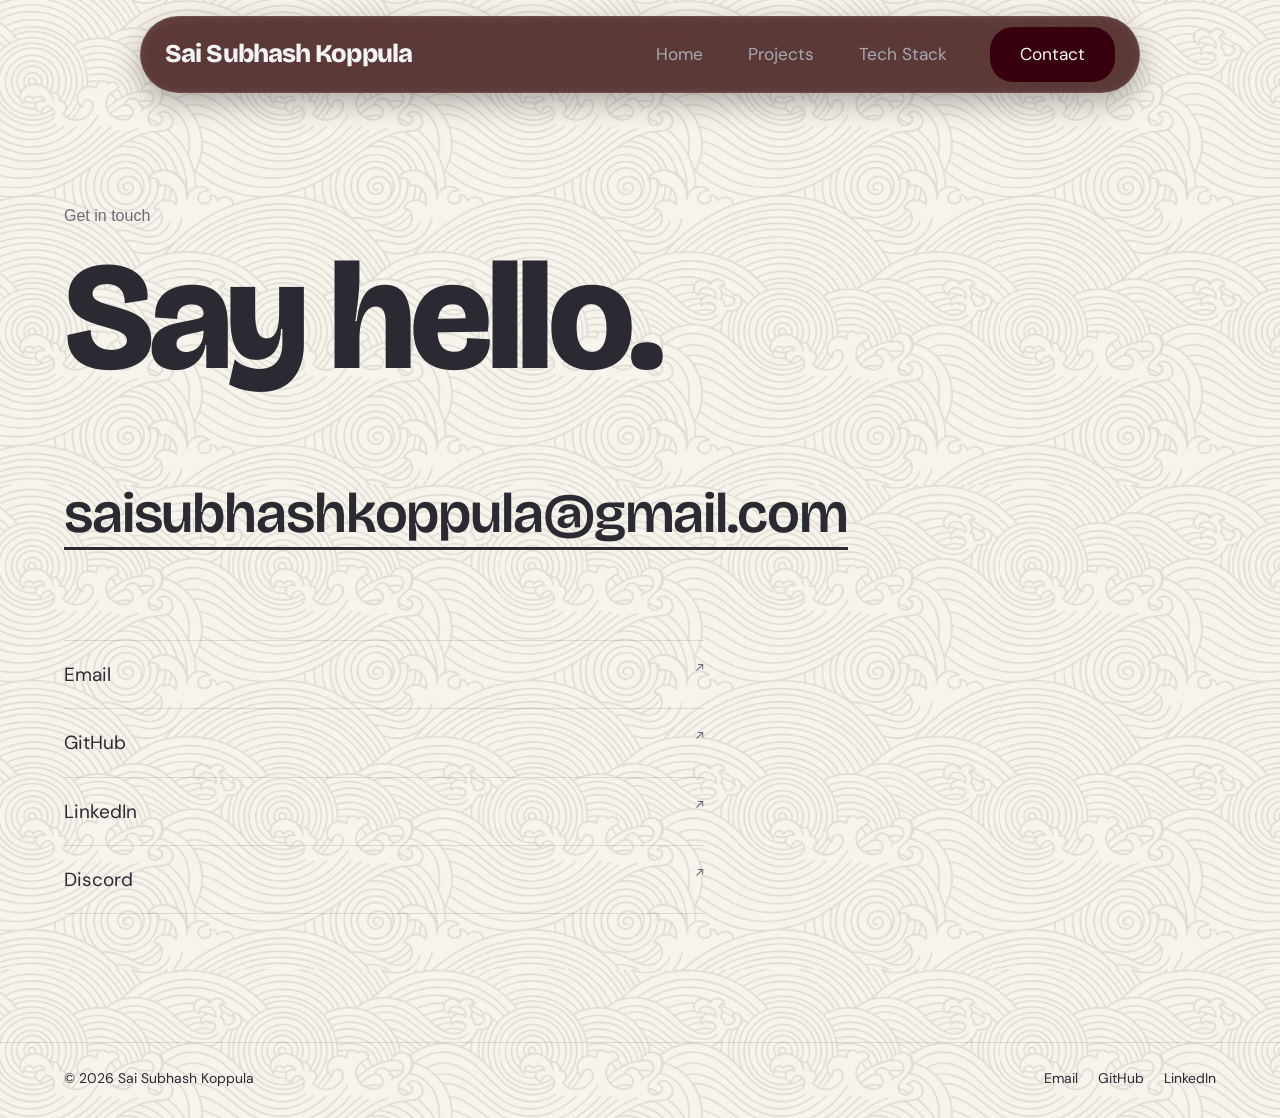
<file: contact/index.html>
<!DOCTYPE html>
<html lang="en"><head><meta charset="utf-8"><meta name="viewport" content="width=device-width, initial-scale=1, viewport-fit=cover">
<title>Contact</title>
<link rel="preconnect" href="https://fonts.googleapis.com"><link rel="preconnect" href="https://fonts.gstatic.com" crossorigin>
<link href="https://fonts.googleapis.com/css2?family=Bricolage+Grotesque:wght@400;600;800&family=DM+Sans:wght@400;500&family=JetBrains+Mono&display=swap" rel="stylesheet">
<link rel="stylesheet" href="../src/css/styles.css"><link rel="stylesheet" href="../src/css/glow.css"></head>
<body data-page="contact" data-root="../">
<main id="main" class="pad"><header class="head"><span class="lbl">Get in touch</span><h1 class="c-head">Say hello.</h1></header><a class="c-mail" id="cMail" href="#"></a><ul class="c-list" id="contactList"></ul></main>
<script src="../src/data/profile.js"></script><script src="../src/data/projects.js"></script><script src="../src/data/skills.js"></script><script src="../src/data/socials.js"></script>
<script src="../src/js/glow.js"></script><script src="../src/js/app.js"></script></body></html>
</file>
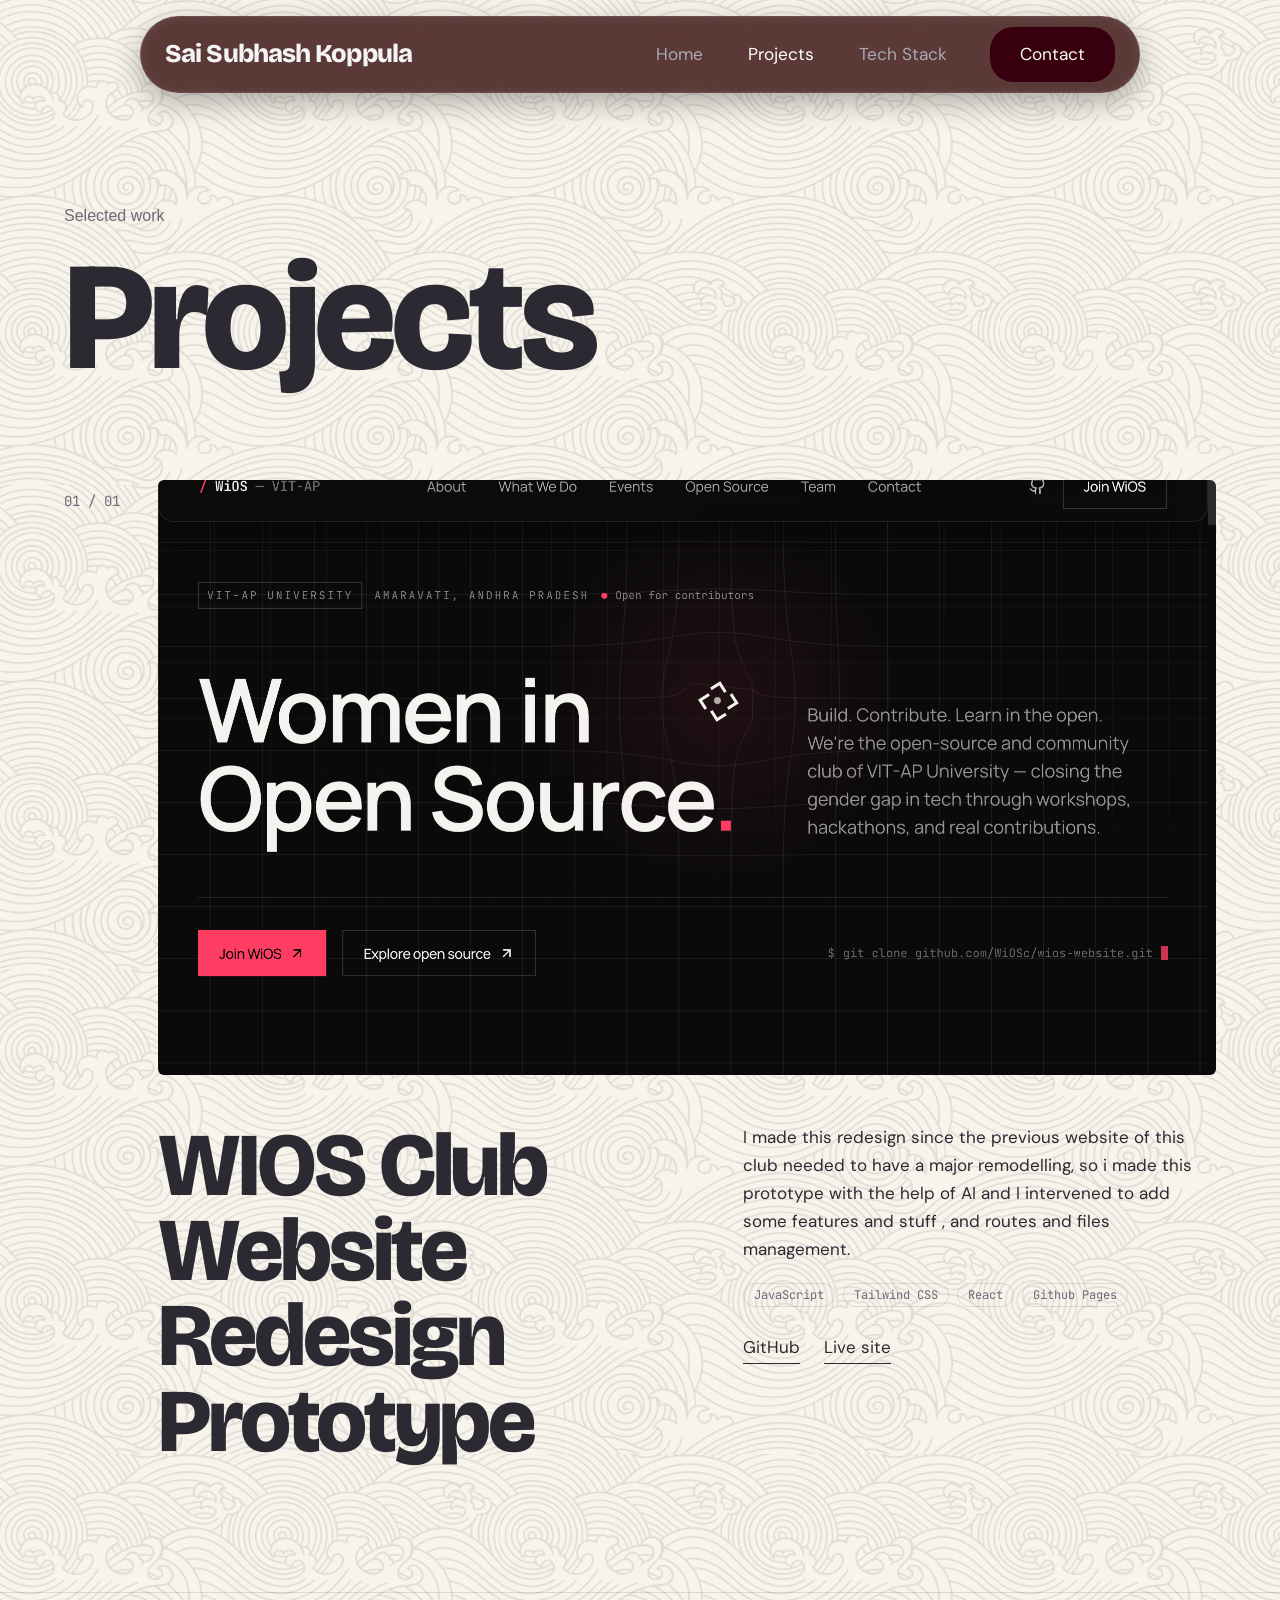
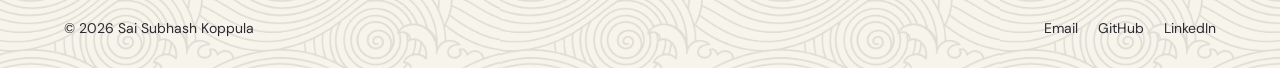
<file: projects/index.html>
<!DOCTYPE html>
<html lang="en"><head><meta charset="utf-8"><meta name="viewport" content="width=device-width, initial-scale=1, viewport-fit=cover">
<title>Projects</title>
<link rel="preconnect" href="https://fonts.googleapis.com"><link rel="preconnect" href="https://fonts.gstatic.com" crossorigin>
<link href="https://fonts.googleapis.com/css2?family=Bricolage+Grotesque:wght@400;600;800&family=DM+Sans:wght@400;500&family=JetBrains+Mono&display=swap" rel="stylesheet">
<link rel="stylesheet" href="../src/css/styles.css"><link rel="stylesheet" href="../src/css/glow.css"></head>
<body data-page="projects" data-root="../">
<main id="main" class="pad"><header class="head"><span class="lbl">Selected work</span><h1>Projects</h1></header><div id="projList"></div></main>
<script src="../src/data/profile.js"></script><script src="../src/data/projects.js"></script><script src="../src/data/skills.js"></script><script src="../src/data/socials.js"></script>
<script src="../src/js/glow.js"></script><script src="../src/js/app.js"></script></body></html>
</file>
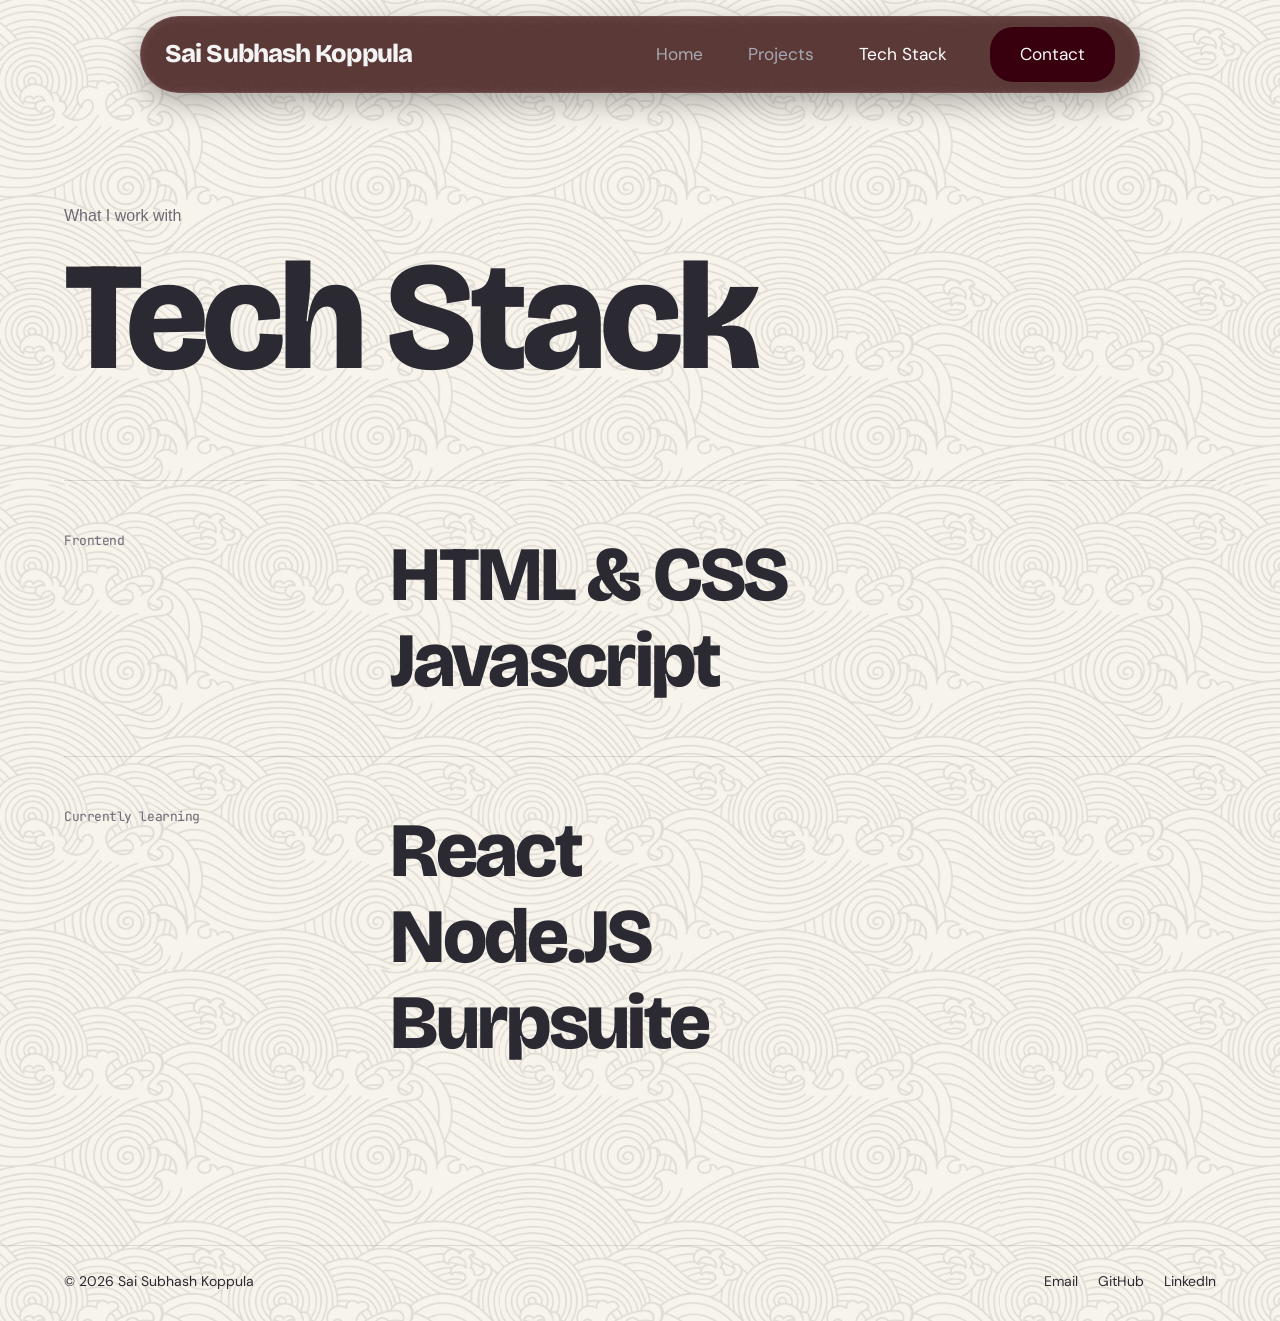
<file: tech-stack/index.html>
<!DOCTYPE html>
<html lang="en"><head><meta charset="utf-8"><meta name="viewport" content="width=device-width, initial-scale=1, viewport-fit=cover">
<title>Tech Stack</title>
<link rel="preconnect" href="https://fonts.googleapis.com"><link rel="preconnect" href="https://fonts.gstatic.com" crossorigin>
<link href="https://fonts.googleapis.com/css2?family=Bricolage+Grotesque:wght@400;600;800&family=DM+Sans:wght@400;500&family=JetBrains+Mono&display=swap" rel="stylesheet">
<link rel="stylesheet" href="../src/css/styles.css"><link rel="stylesheet" href="../src/css/glow.css"></head>
<body data-page="tech-stack" data-root="../">
<main id="main" class="pad"><header class="head"><span class="lbl">What I work with</span><h1>Tech Stack</h1></header><div id="techList"></div></main>
<script src="../src/data/profile.js"></script><script src="../src/data/projects.js"></script><script src="../src/data/skills.js"></script><script src="../src/data/socials.js"></script>
<script src="../src/js/glow.js"></script><script src="../src/js/app.js"></script></body></html>
</file>
<file: src/css/styles.css>
:root {

    --bg: #F8F4EC;

    --fg: #2B2A33;

    --mute: #6C6A76;

    --line: #2b2a3322;

    --lav: #E4DCF3;

    --blue: #D9E8F5;

    --peach: #F9DCCB;

    --mint: #D8EBDD;

    --accent: #780026;

    /* change this one value to retheme the accent */

    --display: 'Bricolage Grotesque', system-ui, sans-serif;

    --body: 'DM Sans', system-ui, sans-serif;

    --mono: 'JetBrains Mono', ui-monospace, monospace;

    --pad: clamp(20px, 5vw, 72px);

    box-sizing: border-box;

}

*,

*::before,

*::after {

    box-sizing: border-box;

    margin: 0;

}

html {

    scroll-padding-top: 90px;

}

body {

    background-color: var(--bg);

    background-image:

        linear-gradient(

            rgba(248, 244, 236, 0.9),

            rgba(248, 244, 236, 0.9)

        ),

        url("../../assets/images/waves.png");

    background-repeat: repeat;

    background-size: 500px auto;

    color: var(--fg);

    font: 400 17px/1.65 var(--body);

    overflow-x: hidden;

}

a {

    color: inherit;

    text-decoration: none;

}

a:focus-visible,

button:focus-visible {

    outline: 2px solid var(--accent);

    outline-offset: 4px;

}

ul {

    list-style: none;

    padding: 0;

}

.pad {

    padding-left: var(--pad);

    padding-right: var(--pad);

}

.lbl {

    font: 400 13px var(--mono);

    color: var(--mute);

}

h1,

h2,

h3 {

    font-family: var(--display);

    font-weight: 800;

    letter-spacing: -0.035em;

    line-height: 0.95;

}




.nav {
    position: fixed;
    top: calc(16px + env(safe-area-inset-top, 0px));
    left: 50%;
    transform: translateX(-50%);
    z-index: 90;

    display: flex;
    align-items: center;
    justify-content: space-between;
    gap: 24px;

    width: min(88%, 1000px);
    min-height: 60px;
    padding: 10px 24px;
    box-sizing: border-box;

    background: rgba(44, 0, 0, 0.76);
    color: #f5f5f7;
    border: 1px solid rgba(255, 255, 255, 0.10);
    border-radius: 999px;

    box-shadow:
        inset 0 1px 7px rgba(255, 255, 255, 0.08),
        0 10px 28px rgba(0, 0, 0, 0.30);

    backdrop-filter: blur(14px);
    -webkit-backdrop-filter: blur(14px);

    transition:
        background 0.35s,
        box-shadow 0.35s;
}

.nav a {
    color: inherit;
    text-decoration: none;
    white-space: nowrap;
}

@media (max-width: 600px) {
    .nav {
        width: calc(100% - 24px);
        gap: 12px;
        padding: 10px 16px;
        min-height: 54px;
    }
}




.nav.s {
    padding-top: 16px;
    padding-bottom: 16px;
    background: rgba(5, 5, 5, 0.96);
    border-color: rgba(210, 210, 218, 0.34);
    box-shadow:
        inset 0 1px 7px rgba(255, 255, 255, 0.10),
        0 3px 14px rgba(255, 255, 255, 0.07),
        0 10px 28px rgba(0, 0, 0, 0.4);
}

.nav .logo {
    flex: 0 1 auto;
    color: #f4f4f5;
    font: 800 clamp(22px, 2vw, 36px)/1.1 var(--display);
    letter-spacing: -0.035em;
    white-space: nowrap;
}

.nav ul {
    display: flex;
    align-items: center;
    justify-content: flex-end;
    gap: clamp(18px, 3.2vw, 64px);
}

.nav li a {
    position: relative;
    display: inline-flex;
    align-items: center;
    justify-content: center;
    padding: 12px 2px;
    color: #a8a8b2;
    font-size: clamp(16px, 1.35vw, 27px);
    line-height: 1.2;
    white-space: nowrap;
    transition: color 0.25s, background 0.25s, border-color 0.25s;
}

.nav li a:hover,
.nav li a[aria-current] {
    color: #fff;
}

.nav li a::after {
    content: "";
    position: absolute;
    left: 0;
    right: 0;
    bottom: 5px;
    height: 1px;
    background: rgba(255, 255, 255, 0.7);
    transform: scaleX(0);
    transform-origin: right;
    transition: transform 0.3s ease;
}

.nav li a:hover::after {
    transform: scaleX(1);
    transform-origin: left;
}

/* The final item (Contact) gets the filled pill treatment from the reference. */
.nav ul li:last-child a {
    padding: 17px 30px;
    border-radius: 23px;
    background: #38000e;
    color: #f7f7f8;
}

.nav ul li:last-child a::after {
    display: none;
}

.nav ul li:last-child a:hover {
    background: #29292c;
}

@media (max-width: 700px) {
    .nav {
        inset: calc(12px + env(safe-area-inset-top, 0px)) 12px auto;
        min-height: 0;
        gap: 12px;
        padding: 15px 17px;
        border-radius: 23px;
    }

    .nav.s {
        padding-top: 12px;
        padding-bottom: 12px;
    }

    .nav .logo {
        font-size: clamp(17px, 4.3vw, 23px);
        white-space: normal;
    }

    .nav ul {
        width: auto;
        gap: clamp(10px, 2.5vw, 18px);
    }

    .nav li a {
        padding: 8px 0;
        font-size: clamp(12px, 2.8vw, 15px);
    }

    .nav ul li:last-child a {
        padding: 10px 14px;
        border-radius: 15px;
    }
}

@media (max-width: 390px) {
    .nav {
        gap: 8px;
        padding-inline: 12px;
    }

    .nav ul {
        gap: 9px;
    }

    .nav ul li:last-child a {
        padding-inline: 10px;
    }
}

main {

    min-height: 100svh;

    padding-top: 130px;

}

.head {

    padding: clamp(24px, 6vw, 80px) 0 clamp(40px, 7vw, 100px);

}

.head h1 {

    font-size: clamp(52px, 12vw, 190px);

}

.head .lbl {

    font-family:'Gill Sans', 'Gill Sans MT', Calibri, 'Trebuchet MS', sans-serif;

    display: block;

    margin-bottom: 20px;

    font-size: medium;

}

.btn {

    display: inline-block;

    padding: 12px 22px;

    border-radius: 99px;

    border: 1.5px solid var(--fg);

    transition:

background 0.3s,

        color 0.3s;

}

.btn:hover {

    background: var(--fg);

    color: var(--bg);

}

.link {

    border-bottom: 1.5px solid currentColor;

    padding-bottom: 2px;

    transition: color 0.3s;

}

.link:hover {

    color: var(--accent);

}

.rv {

    opacity: 0;

    transform: translateY(22px);

    transition:

        opacity 0.8s,

        transform 0.8s cubic-bezier(0.2, 0.8, 0.2, 1);

}

.rv.v {

    opacity: 1;

    transform: none;

}

/* HOME (mobile / reduced-motion: plain stacked layout) */

.home main {

    padding: 0 var(--pad);

    background: #DDD7CC;

}

.h-head {

    padding-top: 130px;

}

.h-name {

    font-size: clamp(52px, 17vw, 100px);

    word-break: break-word;

}

.h-role {

    font: 600 clamp(18px, 3vw, 28px) var(--display);

    margin-top: 14px;

    letter-spacing: -0.01em;

}

.h-photo {

    margin: 40px 0;

    width: min(80%, 340px);

    aspect-ratio: 4 / 5;

    border-radius: 100px;

    background: var(--lav);

    display: grid;

    place-items: center;

    text-align: center;

    font: 13px var(--mono);

    overflow:hidden;

}

.h-photo img {

    width: 120%;

    height: 100%;

    object-fit: cover;

}

.h-col {

    display: grid;

    gap: 32px;

    padding-bottom: 40px;

}

.h-meta {

    display: grid;

    grid-template-columns: repeat(3, auto);

    gap: 12px 28px;

    justify-content: start;

}

.h-meta dd {

    font: 500 17px var(--body);

}

.h-intro {

    font-size: clamp(20px, 2.4vw, 28px);

    line-height: 1.4;

    max-width: 34ch;

}

.chips {

    display: flex;

    flex-wrap: wrap;

    gap: 8px;

    margin-top: 10px;

}

.chips li {

    border: 1px solid var(--line);

    border-radius: 99px;

    padding: 4px 14px;

    font-size: 15px;

    transition: background .3s, border-color 0.3s;

}

.chips li:hover {

    background: var(--lav);

    border-color: transparent;

}

.h-go {

    display: grid;

    gap: 4px;

}

.h-go a {

    display: block;

    width: max-content;

    font: 800 clamp(30px, 4.4vw, 56px) / 1.1 var(--display);

    letter-spacing: -0.03em;

    transition:

        transform 0.4s cubic-bezier(0.2, 0.8, 0.2, 1),

        color 0.3s;

}

.h-go a:hover {

    transform: translateX(12px);

    color: var(--accent);

}

.soc {

    display: flex;

    gap: 22px;

    flex-wrap: wrap;

    margin-top: 14px;

}

.h-hint {

    display: none;

}

@media (max-width: 620px) {

    .h-meta {

        grid-template-columns: 1fr 1fr;

    }

}

/* HOME desktop: sticky stage, composition driven by scroll position */

@media (min-width: 821px) and (prefers-reduced-motion: no-preference) {

    .home main {

        padding: 0;

    }

    .stage {

        height: 380vh;

        position: relative;

        background-color: #DDD7CC;

        background-image: url("../../assets/images/waves.png");

        background-repeat: repeat;

        background-size: 500px auto;

        background-blend-mode:soft-light;

    }

    .pin {

        position: sticky;

        top: 0;

        /* leave room for the footer so the pinned scene never scrolls past the top */

        height: calc(100svh - var(--foot-h, 76px));

        overflow: hidden;

    }

    .h-head {

        position: absolute;

        left: var(--pad);

        top: 0;

        transform-origin: 0 0;

        padding: 0;

        z-index: 2;

        will-change: transform;

    }

    .h-name {

        font-size: 10vw;

    }

    .h-photo {

        position: absolute;

        right: var(--pad);

        top: 15svh;

        margin: 0;

        width: auto;

        height: min(60svh, 36vw);

        transform-origin: 0 0;

        z-index: 1;

        will-change: transform;

    }

    .h-col {

        position: absolute;

        left: 50vw;

        right: var(--pad);

        top: 16svh;

        padding: 0;

        gap: 3.2svh;

    }

    .h-col > * {

        opacity: 0;

        transform: translateY(16px);

    }

    .h-hint {

        display: block;

        position: absolute;

        left: var(--pad);

        bottom: 26px;

        font: 400 13px var(--mono);

        color: var(--mute);

    }

}

/* PROJECTS */

.proj-img {

    display: block;

    aspect-ratio: 16 / 9;

    overflow: hidden;

    border-radius: 6px;

    background: var(--peach);

}

.proj-img > * {

    width: 100%;

    height: 100%;

    object-fit: cover;

    display: grid;

    place-items: center;

    font: 13px var(--mono);

    transition: transform 1.1s cubic-bezier(0.2, 0.8, 0.2, 1);

}

.proj-img:hover > * {

    transform: scale(1.04);

}

.proj {

    display: grid;

    grid-template-columns: auto 1fr;

    gap: clamp(16px, 3vw, 48px);

    margin-bottom: clamp(60px, 10vw, 140px);

}

.proj-n {

    font: 400 14px var(--mono);

    color: var(--mute);

    padding-top: 12px;

}

.proj-b {

    display: grid;

    gap: clamp(24px, 4vw, 48px);

}

.proj-t {

    display: grid;

    grid-template-columns: 1.1fr 1fr;

    gap: clamp(24px, 5vw, 80px);

    align-items: start;

}

.proj h2 {

    font-size: clamp(40px, 7vw, 104px);

}

.proj p {

    max-width: 46ch;

}

.tags {

    display: flex;

    flex-wrap: wrap;

    gap: 8px;

    margin: 20px 0 26px;

}

.tags li {

    font: 12px var(--mono);

    border: 1px solid var(--line);

    padding: 3px 10px;

    border-radius: 99px;

    color: var(--mute);

}

.links {

    display: flex;

    gap: 24px;

}

@media (max-width: 820px) {

    .proj-t {

        grid-template-columns: 1fr;

    }

    .proj {

        grid-template-columns: 1fr;

        gap: 8px;

    }

}

/* TECH STACK */

.cat {

    display: grid;

    grid-template-columns: minmax(120px, 1fr) 3fr;

    gap: clamp(16px, 4vw, 64px);

    padding: clamp(28px, 4vw, 56px) 0;

    border-top: 1px solid var(--line);

}

.cat ul li {

    font: 800 clamp(34px, 6vw, 84px) / 1.12 var(--display);

    letter-spacing: -0.035em;

    position: relative;

    width: max-content;

    max-width: 100%;

    transition:

        transform 0.45s cubic-bezier(0.2, 0.8, 0.2, 1),

        color 0.3s;

}

.cat ul li::before {

    content: "";

    position: absolute;

    left: -0.4em;

    top: 50%;

    width: 0.16em;

    height: 0.16em;

    border-radius: 50%;

    background: var(--accent);

    transform: translateY(-50%) scale(0);

    transition: transform 0.35s;

}

.cat ul li:hover {

    transform: translateX(0.45em);

    color: var(--accent);

}

.cat ul li:hover::before {

    transform: translateY(-50%) scale(1);

}

@media (max-width: 620px) {

    .cat {

        grid-template-columns: 1fr;

        gap: 12px;

    }

}

/* CONTACT */

.c-head {

    font-size: clamp(44px, 10vw, 160px);

    max-width: 12ch;

}

.c-mail {

    display: inline-block;

    font: 600 clamp(22px, 4.4vw, 64px) var(--display);

    letter-spacing: -0.02em;

    border-bottom: 3px solid var(--fg);

    word-break: break-all;

    transition:

        color 0.3s,

        border-color 0.3s;

}

.c-mail:hover {

    color: var(--accent);

    border-color: var(--accent);

}

.c-list {

    margin-top: clamp(48px, 7vw, 96px);

    max-width: 640px;

}

.c-list a {

    display: flex;

    justify-content: space-between;

    padding: 18px 0;

    border-top: 1px solid var(--line);

    font-size: 19px;

    transition:

        padding 0.4s,

        color 0.3s;

}

.c-list li:last-child a {

    border-bottom: 1px solid var(--line);

}

.c-list a:hover {

    padding-left: 14px;

    color: var(--accent);

}

.foot {

    margin-top: clamp(60px, 10vw, 140px);

    padding: 24px var(--pad) calc(28px + env(safe-area-inset-bottom, 0px));

    border-top: 1px solid var(--line);

    display: flex;

    justify-content: space-between;

    gap: 16px;

    flex-wrap: wrap;

    font-size: 14px;

}

.foot div {

    display: flex;

    gap: 20px;

    flex-wrap: wrap;

}

.foot a:hover {

    color: var(--accent);

}

/* HOME footer: sits flush under the scene (no gap) and shares its colour */

.home .foot {

    margin-top: 0;

    background: #DDD7CC;

}

@media (min-width: 821px) and (prefers-reduced-motion: no-preference) {

    .home .foot {

        background: rgb(221, 239, 226); /* final scene colour */

        border-top-color: transparent;

    }

}
</file>
<file: src/css/glow.css>
/* WebGL fluid glow layer (see src/js/glow.js) */
.glow-canvas {
  position: fixed;
  inset: 0;
  width: 100vw;
  height: 100vh;
  z-index: 95;
  pointer-events: none;
}

@media (hover: none), (pointer: coarse), (prefers-reduced-motion: reduce) {
  .glow-canvas { display: none !important; }
}
</file>
